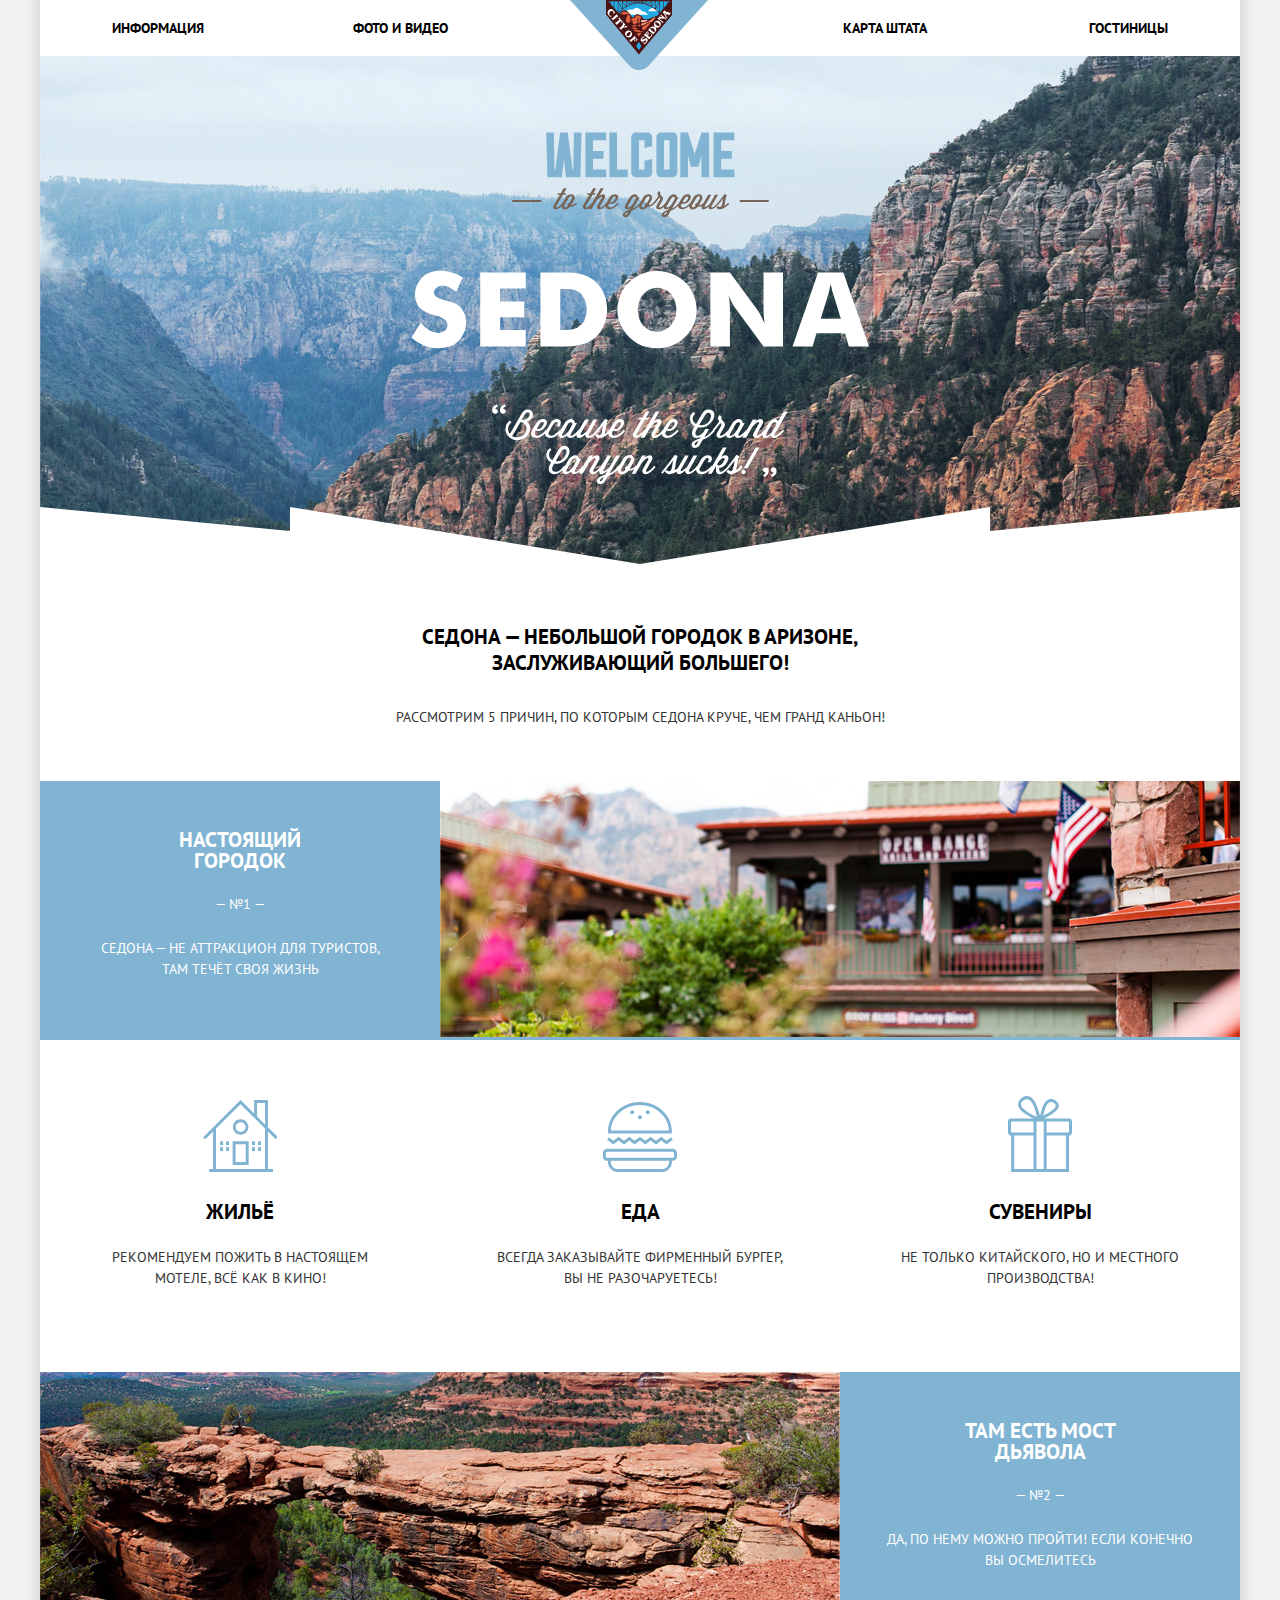
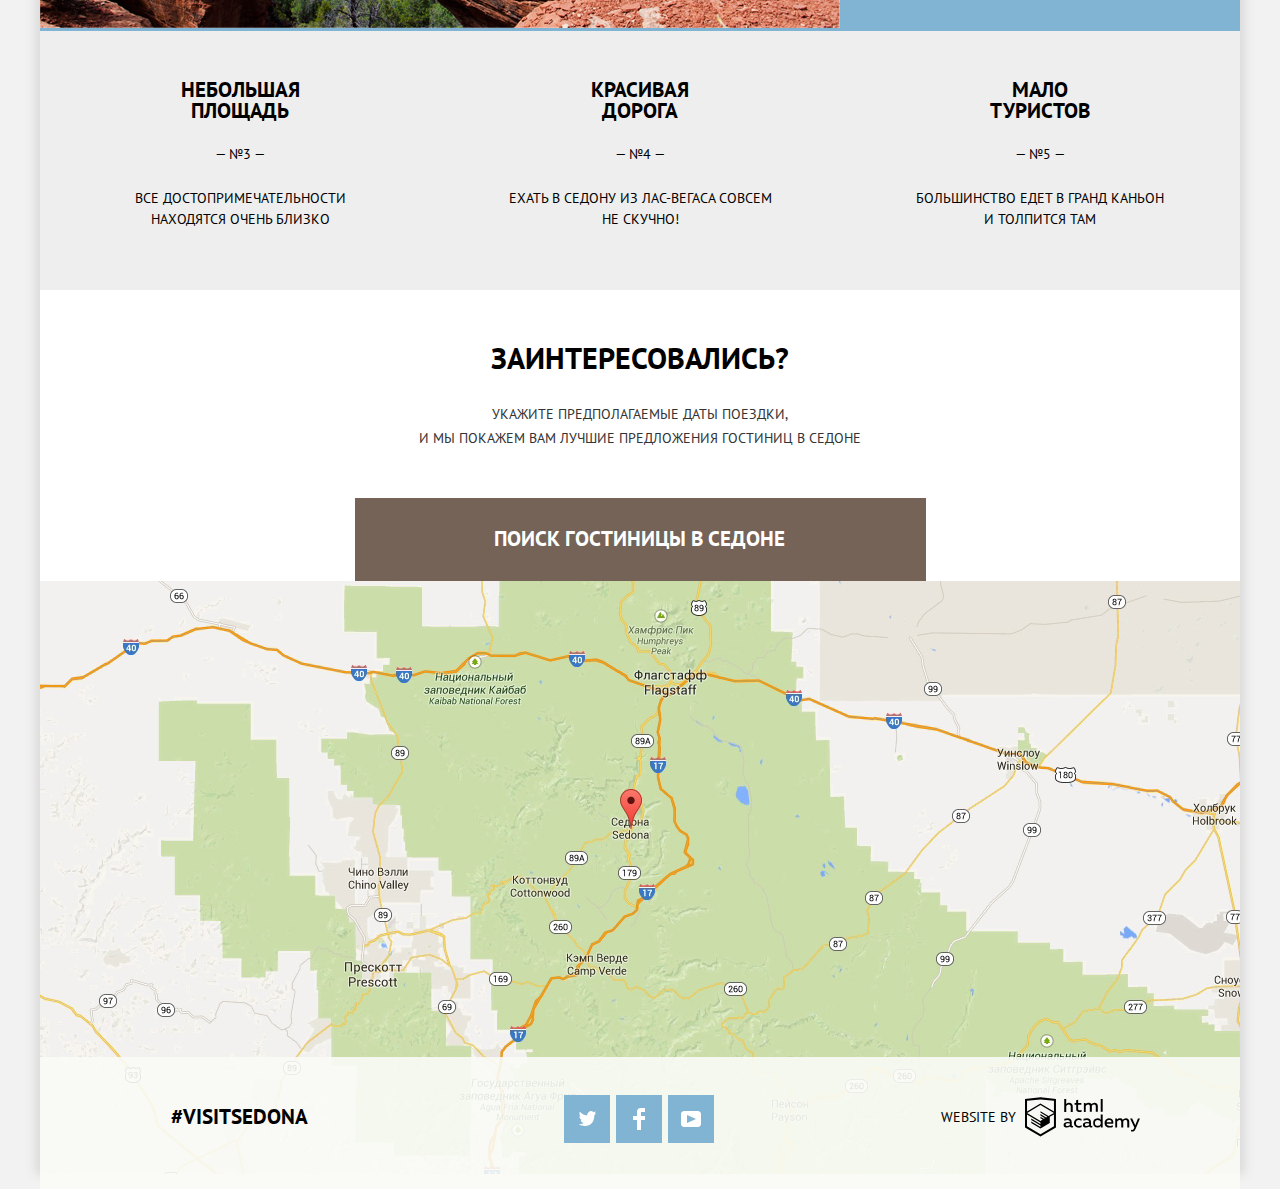
<file: index.html>
<!DOCTYPE html>
<html lang="ru">
  <head>
    <meta charset="utf-8">
    <title>HTML Academy: Седона</title>
    <link href="https://fonts.googleapis.com/css?family=PT+Sans:400,700&display=swap&subset=cyrillic" rel="stylesheet">
    <link href="css/normalize.css" rel="stylesheet">
    <link href="css/style.min.css" rel="stylesheet">
  </head>
  <body>

    <div class="wrapper">
      <div class="container">

        <header class="main-header">
          <div class="background">
            <a class="main-header-logo">
              <img src="img/logo.svg" width="138" height="70" alt="Логотип Седоны">
            </a>
            <nav class="main-navigation">
              <ul class="site-navigation">
                <li><a href="#">Информация</a></li>
                <li><a href="#">Фото и видео</a></li>
                <li><a href="#">Карта штата</a></li>
                <li><a href="hotels.html">Гостиницы</a></li>
              </ul>
            </nav>
          </div>
        </header>

        <main>
          <h1 class="visually-hidden">Седона - город в Аризоне</h1>
          
          <section class="advantages">
            <div class="pre-advantages">
              <h2>Седона — небольшой городок в Аризоне, заслуживающий большего!</h2>
              <p>Рассмотрим 5 причин, по которым Седона круче, чем гранд каньон!</p>
            </div>
            <ul class="advantages-list">
              <li class="advantages-item">
                <h3>Настоящий городок</h3> 
                <p>Седона — не аттракцион для туристов, там течёт своя жизнь</p> 
              </li>          
              <li class="advantages-item advantages-item-bg-1"></li>
              <li> 
                <ul class="features">
                  <li class="feature-item feature-house">
                    <h3 class="feature-title">Жильё</h3>
                    <p>Рекомендуем пожить в настоящем мотеле, всё как в кино!</p>
                  </li>
                  <li class="feature-item feature-food">
                    <h3 class="feature-title">Еда</h3>
                    <p>Всегда заказывайте фирменный бургер, вы не разочаруетесь!</p>
                  </li>
                  <li class="feature-item feature-souvenirs">
                    <h3 class="feature-title">Сувениры</h3>
                    <p>Не только китайского, но и местного производства!</p>
                  </li>
                </ul>
              </li> 
              <li class="advantages-item advantages-item-bg-2"></li>
              <li class="advantages-item">
                <h3>Там есть мост дьявола</h3>
                <p>Да, по нему можно пройти! Если конечно вы осмелитесь</p>
              </li>
              <li class="advantages-item">
                <h3>Небольшая площадь</h3>
                <p>Все достопримечательности находятся очень близко</p>
              </li>
              <li class="advantages-item">
                <h3>Красивая дорога</h3>
                <p>Ехать в Седону из Лас-Вегаса совсем не скучно!</p>
              </li>
              <li class="advantages-item">
                <h3>Мало туристов</h3>
                <p>Большинство едет в гранд каньон и толпится там</p>
              </li>
            </ul>
          </section>

          <section class="search-hotel">
            <h2 class="visually-hidden">Поиск гостиницы в Седоне</h2>
            <p>Заинтересовались?</p>
            <p class="search-hotel-text">Укажите предполагаемые даты поездки, <br>
                и мы покажем вам лучшие предложения гостиниц в Cедоне</p>
            <a class="button btn-search-hotel" href="#">Поиск гостиницы в Седоне</a>
            <form class="search-hotel-form search-hotel-form-none" action="#" method="post">
              <label class="rest-time">
                Дата заезда:
                <input class="date-of-arrival" type="text" name="date-of-arrival" value="24 апреля 2017">
                <svg class="calendar"  version="1.1" xmlns="http://www.w3.org/2000/svg" xmlns:xlink="http://www.w3.org/1999/xlink" x="0px" y="0px"
                  width="21" height="22" viewBox="0 0 21 22" enable-background="new 0 0 21 22" xml:space="preserve">
                  <title>Выберите дату заезда</title>
                  <g>
                    <path d="M19.251,2.025h-2.845V0.648c0-0.381-0.294-0.689-0.656-0.689c-0.363,0-0.656,0.308-0.656,0.689v1.377h-3.938V0.648
                      c0-0.381-0.294-0.689-0.655-0.689c-0.363,0-0.657,0.308-0.657,0.689v1.377H5.906V0.648c0-0.381-0.294-0.689-0.656-0.689
                      c-0.363,0-0.657,0.308-0.657,0.689v1.377H1.75C0.784,2.025,0,2.847,0,3.862v16.302C0,21.179,0.784,22,1.75,22h17.501
                      C20.217,22,21,21.179,21,20.164V3.862C21,2.847,20.217,2.025,19.251,2.025z M19.688,20.164c0,0.253-0.195,0.459-0.437,0.459H1.75
                      c-0.241,0-0.438-0.206-0.438-0.459V3.862c0-0.253,0.196-0.459,0.438-0.459h2.844v1.378c0,0.381,0.294,0.689,0.657,0.689
                      c0.362,0,0.656-0.308,0.656-0.689V3.403h3.938v1.378c0,0.381,0.294,0.689,0.657,0.689c0.361,0,0.655-0.308,0.655-0.689V3.403h3.938
                      v1.378c0,0.381,0.293,0.689,0.656,0.689c0.362,0,0.656-0.308,0.656-0.689V3.403h2.845c0.241,0,0.437,0.206,0.437,0.459V20.164z"/>
                    <rect x="4.594" y="8.225" width="2.625" height="2.066"/>
                    <rect x="4.594" y="11.668" width="2.625" height="2.067"/>
                    <rect x="4.594" y="15.112" width="2.625" height="2.066"/>
                    <rect x="9.188" y="15.112" width="2.625" height="2.066"/>
                    <rect x="9.188" y="11.668" width="2.625" height="2.067"/>
                    <rect x="9.188" y="8.225" width="2.625" height="2.066"/>
                    <rect x="13.781" y="15.112" width="2.625" height="2.066"/>
                    <rect x="13.781" y="11.668" width="2.625" height="2.067"/>
                    <rect x="13.781" y="8.225" width="2.625" height="2.066"/>
                  </g>
                </svg>
              </label>
              <label class="rest-time">
                Дата выезда:
                <input class="date-of-departure" type="text" name="date-of-departure" value="4 июля 2017">
                <svg class="calendar"  version="1.1" xmlns="http://www.w3.org/2000/svg" xmlns:xlink="http://www.w3.org/1999/xlink" x="0px" y="0px"
                  width="21" height="22" viewBox="0 0 21 22" enable-background="new 0 0 21 22" xml:space="preserve">
                  <title>Выберите дату выезда</title>
                  <g>
                    <path d="M19.251,2.025h-2.845V0.648c0-0.381-0.294-0.689-0.656-0.689c-0.363,0-0.656,0.308-0.656,0.689v1.377h-3.938V0.648
                      c0-0.381-0.294-0.689-0.655-0.689c-0.363,0-0.657,0.308-0.657,0.689v1.377H5.906V0.648c0-0.381-0.294-0.689-0.656-0.689
                      c-0.363,0-0.657,0.308-0.657,0.689v1.377H1.75C0.784,2.025,0,2.847,0,3.862v16.302C0,21.179,0.784,22,1.75,22h17.501
                      C20.217,22,21,21.179,21,20.164V3.862C21,2.847,20.217,2.025,19.251,2.025z M19.688,20.164c0,0.253-0.195,0.459-0.437,0.459H1.75
                      c-0.241,0-0.438-0.206-0.438-0.459V3.862c0-0.253,0.196-0.459,0.438-0.459h2.844v1.378c0,0.381,0.294,0.689,0.657,0.689
                      c0.362,0,0.656-0.308,0.656-0.689V3.403h3.938v1.378c0,0.381,0.294,0.689,0.657,0.689c0.361,0,0.655-0.308,0.655-0.689V3.403h3.938
                      v1.378c0,0.381,0.293,0.689,0.656,0.689c0.362,0,0.656-0.308,0.656-0.689V3.403h2.845c0.241,0,0.437,0.206,0.437,0.459V20.164z"/>
                    <rect x="4.594" y="8.225" width="2.625" height="2.066"/>
                    <rect x="4.594" y="11.668" width="2.625" height="2.067"/>
                    <rect x="4.594" y="15.112" width="2.625" height="2.066"/>
                    <rect x="9.188" y="15.112" width="2.625" height="2.066"/>
                    <rect x="9.188" y="11.668" width="2.625" height="2.067"/>
                    <rect x="9.188" y="8.225" width="2.625" height="2.066"/>
                    <rect x="13.781" y="15.112" width="2.625" height="2.066"/>
                    <rect x="13.781" y="11.668" width="2.625" height="2.067"/>
                    <rect x="13.781" y="8.225" width="2.625" height="2.066"/>
                  </g>
                </svg>
              </label>
              <div class="form-container">
                <label for="adults">Взрослые:</label>
                <div class="adults">
                    <button class="button btn-minus" type="button">−</button>
                    <input type="number" name="adults" id="adults" min="1" step="1" value="2">
                    <button class="button btn-plus" type="button">+</button>
                </div>
                <label for="children">Дети:</label>
                <div>
                    <button class="button btn-minus" type="button">−</button>
                    <input type="number" name="children" id="children" min="0" step="1" value="0">
                    <button class="button btn-plus" type="button">+</button>
                </div>
              </div>
              <button class="button btn-submit" type="submit">Найти</button>
            </form>
            <iframe src="https://yandex.ru/map-widget/v1/-/CCClZLPO" width="1200" height="560"></iframe>
            <img class="map" src="img/map.jpg" width="1200" height="560" alt="Карта расположения гостиниц">
          </section>

        </main>

        <footer class="main-footer">
          <b class="footer-visitsedona">#visitSEDONA</b>
          <ul class="footer-social">
            <li>
              <a class="social-btn" href="#">
                <span class="visually-hidden">Twitter</span>
                <svg fill="#ffffff" xmlns="http://www.w3.org/2000/svg" xmlns:xlink="http://www.w3.org/1999/xlink" width="17" height="15" viewBox="0 0 17 15">
                  <path d="M10.95.144c1.685-.496 2.984.27 3.577 1.179.673-.231 1.331-.481 2.011-.708a2.345 2.345 0 0 1-.857 1.768c.685.17 1.304-.491 1.304-.491-.169 1-1.006 1.788-1.563 2.024-.231 6.75-3.175 11.217-10.077 11.082h-.446c-.41 0-4.164-.46-4.898-1.887 2.271.196 3.893-.422 4.693-1.177-.96-.3-2.679-.477-2.979-2.95.349.106.564.228 1.19.119C1.705 8.247.374 7.53.448 5.33c.285.328 1.067.536 1.34.472C1.085 5.561-.182 2.442.894.85c1.818 1.854 3.735 3.606 7.152 3.773C8.254 2.33 9.183.793 10.95.144z"/>
                </svg>
              </a>
            </li>
            <li>
              <a class="social-btn" href="#">
                <span class="visually-hidden">Facebook</span>
                <svg fill="#ffffff" xmlns="http://www.w3.org/2000/svg" width="12" height="22" viewBox="0 0 12 22">
                  <path d="M12 4V0H8a4 4 0 0 0-4 4v4H0v4h4v10h4V12h4V8H8V4h4z"/>
                </svg>
              </a>
            </li>
            <li>
              <a class="social-btn" href="#">
                <span class="visually-hidden">Youtube</span>
                <svg fill="#ffffff" xmlns="http://www.w3.org/2000/svg" xmlns:xlink="http://www.w3.org/1999/xlink" width="20" height="16" viewBox="0 0 20 16">
                  <path d="M17 0H3C1.35 0 0 1.35 0 3v10c0 1.65 1.35 3 3 3h14c1.65 0 3-1.35 3-3V3c0-1.65-1.35-3-3-3zM6.027 11.998V4.002L15.014 8l-8.987 3.998z"/>
                </svg>
              </a>
            </li>
          </ul>
          <p class="footer-copyright">
            <span>Website by</span>
            <a class="btn-htmlacademy" href="https://htmlacademy.ru/intensive/htmlcss">
              <span class="visually-hidden">HTML Academy</span>
              <svg width="115" height="46" data-name="Layer 1" xmlns="http://www.w3.org/2000/svg" viewBox="0 0 108.08 36.85">
                <title>logo-htmlacademy</title>
                <path d="M44.61,26.88a2,2,0,0,0,.55-0.1v1.33a3.25,3.25,0,0,1-1.18.21,1.67,1.67,0,0,1-1.67-1,4.84,4.84,0,0,1-3.14,1.08c-1.51,0-2.91-.83-2.91-2.55,0-2.13,2-2.79,3.71-2.79a11.08,11.08,0,0,1,2.17.25v-0.3c0-1-.76-1.77-2.19-1.77a7.42,7.42,0,0,0-3,.64v-1.7a10.21,10.21,0,0,1,3.19-.55c2.36,0,3.81,1.12,3.81,3.65v3a0.54,0.54,0,0,0,.49.59h0.17Zm-6.44-1.13A1.35,1.35,0,0,0,39.63,27h0.11a3.39,3.39,0,0,0,2.41-1V24.58a9.72,9.72,0,0,0-1.81-.21c-1,0-2.16.33-2.16,1.38h0Zm12.36-6.11a5,5,0,0,1,2.57.64V22a4.08,4.08,0,0,0-2.3-.7,2.75,2.75,0,1,0,0,5.49,5,5,0,0,0,2.43-.64v1.71a6.27,6.27,0,0,1-2.76.57A4.21,4.21,0,0,1,46,24.51q0-.21,0-0.41a4.32,4.32,0,0,1,4.18-4.46h0.38Zm12.17,7.24a2,2,0,0,0,.55-0.1v1.33a3.25,3.25,0,0,1-1.18.21,1.67,1.67,0,0,1-1.67-1,4.84,4.84,0,0,1-3.14,1.08c-1.51,0-2.91-.83-2.91-2.55,0-2.13,2-2.79,3.71-2.79a11.08,11.08,0,0,1,2.17.25v-0.3c0-1-.76-1.77-2.19-1.77a7.42,7.42,0,0,0-3,.64v-1.7a10.21,10.21,0,0,1,3.19-.55c2.36,0,3.81,1.12,3.81,3.65v3a0.54,0.54,0,0,0,.49.59h0.17Zm-6.44-1.13A1.35,1.35,0,0,0,57.73,27h0.11a3.39,3.39,0,0,0,2.41-1V24.58a9.72,9.72,0,0,0-1.81-.21c-1.06,0-2.16.33-2.16,1.38h0ZM73,16V28.2H71.35V26.88a3.88,3.88,0,0,1-3.19,1.54,4.4,4.4,0,0,1,0-8.78,3.81,3.81,0,0,1,3,1.3V16H73Zm-4.53,5.22a2.76,2.76,0,1,0,0,5.52A2.86,2.86,0,0,0,71.15,25V23A2.91,2.91,0,0,0,68.49,21.27ZM79,19.64c3.31,0,4.46,2.68,3.92,5.09H76.7c0.21,1.5,1.67,2.11,3.19,2.11a6.11,6.11,0,0,0,2.64-.59v1.6a7.14,7.14,0,0,1-3,.57C77,28.42,74.78,27,74.78,24a4.18,4.18,0,0,1,4-4.39H79Zm0.09,1.54a2.28,2.28,0,0,0-2.44,2.1v0.06H81.3A2,2,0,0,0,79.13,21.18Zm5.73,7V19.87h1.65v1a3.81,3.81,0,0,1,2.78-1.27A2.86,2.86,0,0,1,91.89,21a4.12,4.12,0,0,1,2.91-1.33A3.06,3.06,0,0,1,98,23V28.2h-1.9V23.05a1.59,1.59,0,0,0-1.42-1.75H94.42a2.8,2.8,0,0,0-2.07,1.12V28.2h-1.9V23.05A1.59,1.59,0,0,0,89,21.31H88.8a3,3,0,0,0-2.21,1.29v5.63H84.86Zm21.31-8.33h1.9l-3.91,9.46c-0.9,2.17-2.09,2.86-3.35,2.86a4.76,4.76,0,0,1-1.1-.14V30.46a2.86,2.86,0,0,0,.85.12c0.9,0,1.58-.64,2.07-1.9l0.17-.42-4-8.4h2l2.86,6.29ZM38.73,1.46V6.22a3.81,3.81,0,0,1,2.7-1.14,3.25,3.25,0,0,1,3.44,3.4v5.15H43V8.72a1.81,1.81,0,0,0-1.61-2h-0.3a2.93,2.93,0,0,0-2.32,1.39v5.52h-1.9V1.46h1.9ZM49.94,2.31v3h3V6.91h-3v3.81c0,1.1.5,1.46,1.58,1.46a4.49,4.49,0,0,0,1.69-.33v1.6A6.8,6.8,0,0,1,51,13.8a2.55,2.55,0,0,1-2.86-2.74V6.89H46.58V5.26h1.5V2.74Zm5.4,11.31V5.28H57v1A3.81,3.81,0,0,1,59.77,5a2.86,2.86,0,0,1,2.6,1.33A4.12,4.12,0,0,1,65.28,5,3.06,3.06,0,0,1,68.44,8.4v5.21h-1.9V8.46a1.59,1.59,0,0,0-1.42-1.75H64.89a2.8,2.8,0,0,0-2.07,1.12v5.78h-1.9V8.46A1.59,1.59,0,0,0,59.5,6.71H59.27A3,3,0,0,0,57.06,8v5.63H55.34ZM71.17,1.45H73V13.6H71.17V1.45ZM14.71,0H14.55L0,1.54V28.21l14.55,8.66,14.55-8.66V1.54Zm12.5,27.1L14.55,34.64,1.9,27.12V16.18l12.59,7.5V25L5.86,19.9v1.31l8.68,5.21v1.39L5.87,22.65V24l8.68,5.21,8.75-5.24V18.31L27.2,16V27.12Zm0-12.53-3.48,2-1.6,1L14.51,13v1.31L21,18.23H21l-0.14.09-1,.54-5.37-3.2V17l4.24,2.52-1,.67-3.2-1.9v1.31l2.1,1.24L14.5,22.1,2,14.65,14.51,7.11Zm0-1.32L14.49,5.76,1.91,13.25v-10L14.56,1.92,27.21,3.25v10h0Z" transform="translate(0 -0.02)"/>
              </svg>
            </a>
          </p>
        </footer>

      </div>
    </div>

    <script src="js/search-hotel-form.min.js"></script>

  </body>
</html>
</file>
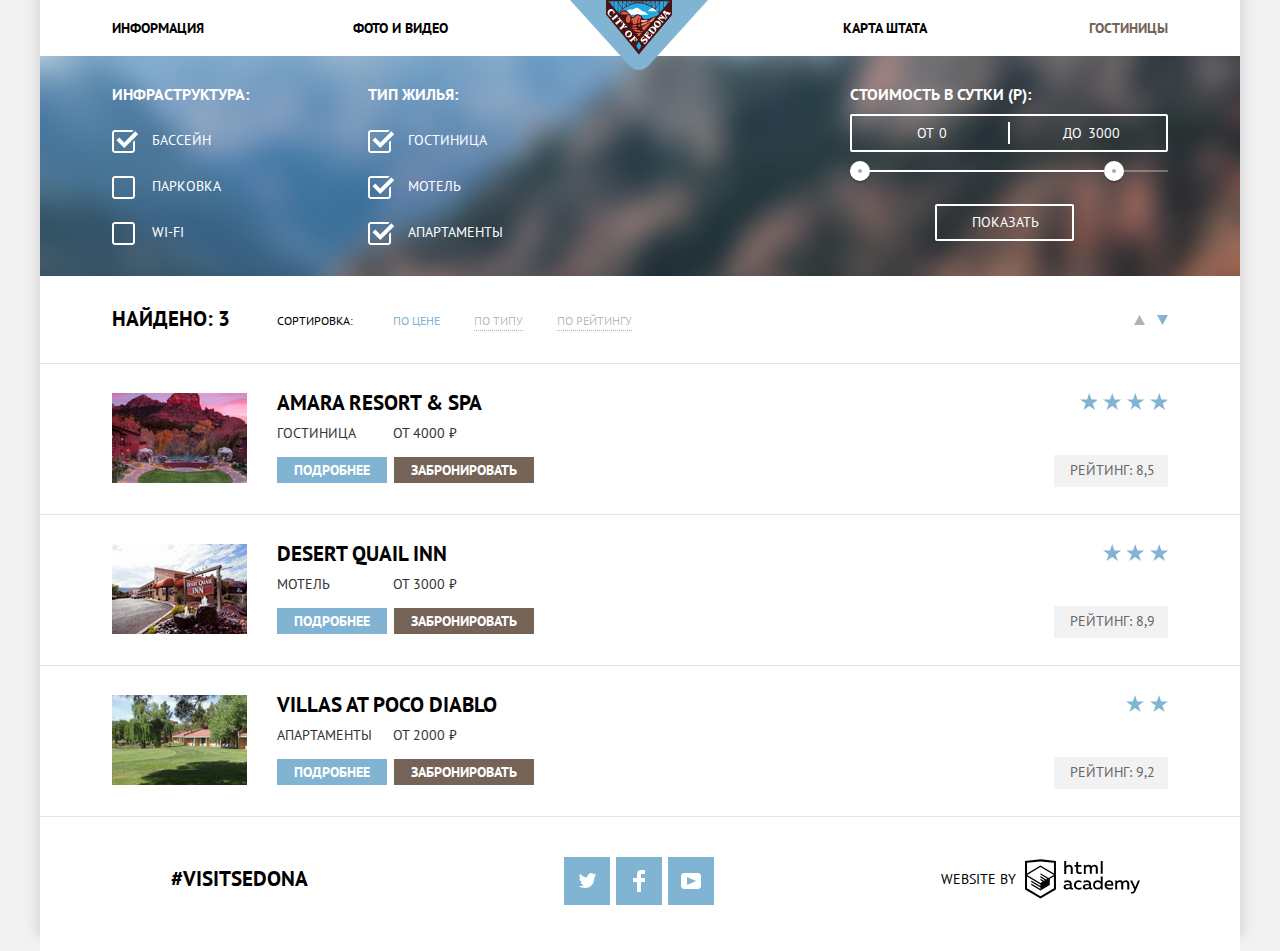
<file: hotels.html>
<!DOCTYPE html>
<html lang="ru">
  <head>
    <meta charset="utf-8">
    <title>HTML Academy: Седона</title>
    <link href="https://fonts.googleapis.com/css?family=PT+Sans:400,700&display=swap&subset=cyrillic" rel="stylesheet">
    <link href="css/normalize.css" rel="stylesheet">
    <link href="css/style.min.css" rel="stylesheet">
  </head>
  <body>

    <div class="wrapper">
      <div class="container">

        <header class="main-header header-inner-page">
          <a class="main-header-logo" href="index.html">
            <img src="img/logo.svg" width="138" height="70" alt="Логотип Седоны">
          </a>
          <nav class="main-navigation">
            <ul class="site-navigation">
              <li><a href="#">Информация</a></li>
              <li><a href="#">Фото и видео</a></li>
              <li><a href="#">Карта штата</a></li>
              <li class="site-navigation-current"><a href="hotels.html">Гостиницы</a></li>
            </ul>
          </nav>
        </header>

        <main>
          <form class="filter" action="https://echo.htmlacademy.ru" method="post">
            <fieldset class="infrastructure">
              <legend>Инфраструктура:</legend>
              <label class="checkbox">
                <input class="visually-hidden" type="checkbox" name="pool" checked>
                <span class="checkbox-indicator"></span>
                Бассейн
              </label>
              <label class="checkbox">
                <input class="visually-hidden" type="checkbox" name="parking">
                <span class="checkbox-indicator"></span>
                Парковка
              </label>
              <label class="checkbox">
                <input class="visually-hidden" type="checkbox" name="Wi-fi">
                <span class="checkbox-indicator"></span>
                Wi-fi
              </label>
            </fieldset>

            <fieldset class="type-of-housing-checked">
              <legend>Тип жилья:</legend>
              <label class="checkbox">
                <input class="visually-hidden" type="checkbox" name="hotel" checked>
                <span class="checkbox-indicator"></span>
                Гостиница
              </label>
              <label class="checkbox">
                <input class="visually-hidden" type="checkbox" name="motel" checked>
                <span class="checkbox-indicator"></span>
                Мотель
              </label>
              <label class="checkbox">
                <input class="visually-hidden" type="checkbox" name="apartment" checked>
                <span class="checkbox-indicator"></span>
                Апартаменты
              </label>
            </fieldset>

            <div class="filter-range">
              <div class="filter-range-title">Стоимость в сутки (р):</div>
              <div class="price-controls">
                <label class="min-price">
                  от 
                  <input type="text" name="min-price" value="0">
                </label>
                <label class="max-price">
                  до 
                  <input type="text" name="max-price" value="3000">
                </label>
              </div>
              <div class="range-controls">
                <div class="scale">
                  <div class="bar"></div>
                </div>
                <div class="range-toggle range-toggle-min"></div>
                <div class="range-toggle range-toggle-max"></div>
              </div>
              <button class="button btn-transparent" type="submit">Показать</button>
            </div>      
          </form>

          <section class="filter-result">
            <h2>Найдено: 3</h2>
            <h3>Сортировка:</h3>
            <div class="sort">
              <a class="filter-result-current" href="#">По цене</a>
              <a href="#">По типу</a>
              <a href="#">По рейтингу</a>
            </div>
            <div class="arrows">
              <a title="Сортировать по возрастанию">
                <svg class="arrow-up" aria-label="Сортировать по возрастанию" version="1.1" xmlns="http://www.w3.org/2000/svg" xmlns:xlink="http://www.w3.org/1999/xlink" x="0px" y="0px"
                    width="11" height="10" viewBox="0 0 11 10" enable-background="new 0 0 11 10" xml:space="preserve">
                  <polygon points="5.5,0 0,10 11,10 "/>
                </svg>
              </a>
              <a title="Сортировать по убыванию">
                <svg class="arrow-down arrow-down-current" aria-label="Сортировать по убыванию" version="1.1" xmlns="http://www.w3.org/2000/svg" xmlns:xlink="http://www.w3.org/1999/xlink" x="0px" y="0px"
                    width="11" height="10" viewBox="0 0 11 10" enable-background="new 0 0 11 10" xml:space="preserve">
                  <polyline points="5.5,10 0,0 11,0 "/>
                </svg>
              </a>
            </div>
          </section>

          <section class="catalog">
            <h2 class="visually-hidden">Поиск гостиницы</h2>
              <ul class="catalog-list">
                <li class="catalog-item">
                  <div class="catalog-item-image">
                    <a href="#">
                      <img src="img/amara-resort-spa.jpg" width="135" height="90" alt="Amara Resort & Spa">
                    </a>
                  </div>
                  <div class="catalog-item-info">
                    <h3>
                      <a class="name-housing" href="#">Amara Resort & Spa</a>
                    </h3>
                    <p class="type-of-housing">
                      <span>Гостиница</span>
                      <span>от 4000 ₽</span>
                    </p>
                    <p class="catalog-item-price">
                      <a class="button btn-detailed" href="#">Подробнее</a>
                      <a class="button btn-reservation" href="#">Забронировать</a>
                    </p>
                  </div>
                  <div class="rating-container">
                    <span class="stars stars-4"></span>
                    <p class="rating">Рейтинг: 8,5</p>
                  </div>
                </li>
                <li class="catalog-item">
                  <div class="catalog-item-image">
                    <a href="#">
                      <img src="img/desert-quail-inn.jpg" width="135" height="90" alt="Desert Quail Inn">
                    </a>
                  </div>
                  <div class="catalog-item-info">
                    <h3>
                      <a class="name-housing" href="#">Desert Quail Inn</a>
                    </h3>
                    <p class="type-of-housing">
                      <span>Мотель</span>
                      <span>от 3000 ₽</span>
                    </p>
                    <p class="catalog-item-price">
                        <a class="button btn-detailed" href="#">Подробнее</a>
                        <a class="button btn-reservation" href="#">Забронировать</a>
                    </p>
                  </div>
                  <div class="rating-container">
                    <span class="stars stars-3"></span>
                    <p class="rating">Рейтинг: 8,9</p>
                  </div>
                </li>
                <li class="catalog-item">
                  <div class="catalog-item-image">
                    <a href="#">
                      <img src="img/villas-at-poco-diablo.jpg" width="135" height="90" alt="Villas at Poco Diablo">
                    </a>
                  </div>
                  <div class="catalog-item-info">
                    <h3>
                      <a class="name-housing" href="#">Villas at Poco Diablo</a>
                    </h3>
                    <p class="type-of-housing">
                      <span>Апартаменты</span>
                      <span>от 2000 ₽</span>
                    </p>
                    <p class="catalog-item-price">
                      <a class="button btn-detailed" href="#">Подробнее</a>
                      <a class="button btn-reservation" href="#">Забронировать</a>
                    </p>
                  </div>
                  <div class="rating-container">
                    <span class="stars stars-2"></span>
                    <p class="rating">Рейтинг: 9,2</p>
                  </div>
                </li>
              </ul>
          </section>
        </main>

        <footer class="main-footer footer-inner-page">
          <b class="footer-visitsedona">#visitSEDONA</b>
          <ul class="footer-social">
            <li>
              <a class="social-btn" href="#">
                <span class="visually-hidden">Twitter</span>
                <svg fill="#ffffff" xmlns="http://www.w3.org/2000/svg" xmlns:xlink="http://www.w3.org/1999/xlink" width="17" height="15" viewBox="0 0 17 15">
                  <path d="M10.95.144c1.685-.496 2.984.27 3.577 1.179.673-.231 1.331-.481 2.011-.708a2.345 2.345 0 0 1-.857 1.768c.685.17 1.304-.491 1.304-.491-.169 1-1.006 1.788-1.563 2.024-.231 6.75-3.175 11.217-10.077 11.082h-.446c-.41 0-4.164-.46-4.898-1.887 2.271.196 3.893-.422 4.693-1.177-.96-.3-2.679-.477-2.979-2.95.349.106.564.228 1.19.119C1.705 8.247.374 7.53.448 5.33c.285.328 1.067.536 1.34.472C1.085 5.561-.182 2.442.894.85c1.818 1.854 3.735 3.606 7.152 3.773C8.254 2.33 9.183.793 10.95.144z"/>
                </svg>
              </a>
            </li>
            <li>
              <a class="social-btn social-btn-active" href="#">
                <span class="visually-hidden">Facebook</span>
                <svg fill="#ffffff" xmlns="http://www.w3.org/2000/svg" width="12" height="22" viewBox="0 0 12 22">
                  <path d="M12 4V0H8a4 4 0 0 0-4 4v4H0v4h4v10h4V12h4V8H8V4h4z"/>
                </svg>
              </a>
            </li>
            <li>
              <a class="social-btn social-btn-active" href="#">
                <span class="visually-hidden">Youtube</span>
                <svg fill="#ffffff" xmlns="http://www.w3.org/2000/svg" xmlns:xlink="http://www.w3.org/1999/xlink" width="20" height="16" viewBox="0 0 20 16">
                  <path d="M17 0H3C1.35 0 0 1.35 0 3v10c0 1.65 1.35 3 3 3h14c1.65 0 3-1.35 3-3V3c0-1.65-1.35-3-3-3zM6.027 11.998V4.002L15.014 8l-8.987 3.998z"/>
                </svg>
              </a>
            </li>
          </ul>
          <p class="footer-copyright">
            <span>Website by</span>
            <a class="btn-htmlacademy" href="https://htmlacademy.ru/intensive/htmlcss">
              <span class="visually-hidden">HTML Academy</span>
              <svg width="115" height="46" data-name="Layer 1" xmlns="http://www.w3.org/2000/svg" viewBox="0 0 108.08 36.85">
                <title>logo-htmlacademy-small1</title>
                <path d="M44.61,26.88a2,2,0,0,0,.55-0.1v1.33a3.25,3.25,0,0,1-1.18.21,1.67,1.67,0,0,1-1.67-1,4.84,4.84,0,0,1-3.14,1.08c-1.51,0-2.91-.83-2.91-2.55,0-2.13,2-2.79,3.71-2.79a11.08,11.08,0,0,1,2.17.25v-0.3c0-1-.76-1.77-2.19-1.77a7.42,7.42,0,0,0-3,.64v-1.7a10.21,10.21,0,0,1,3.19-.55c2.36,0,3.81,1.12,3.81,3.65v3a0.54,0.54,0,0,0,.49.59h0.17Zm-6.44-1.13A1.35,1.35,0,0,0,39.63,27h0.11a3.39,3.39,0,0,0,2.41-1V24.58a9.72,9.72,0,0,0-1.81-.21c-1,0-2.16.33-2.16,1.38h0Zm12.36-6.11a5,5,0,0,1,2.57.64V22a4.08,4.08,0,0,0-2.3-.7,2.75,2.75,0,1,0,0,5.49,5,5,0,0,0,2.43-.64v1.71a6.27,6.27,0,0,1-2.76.57A4.21,4.21,0,0,1,46,24.51q0-.21,0-0.41a4.32,4.32,0,0,1,4.18-4.46h0.38Zm12.17,7.24a2,2,0,0,0,.55-0.1v1.33a3.25,3.25,0,0,1-1.18.21,1.67,1.67,0,0,1-1.67-1,4.84,4.84,0,0,1-3.14,1.08c-1.51,0-2.91-.83-2.91-2.55,0-2.13,2-2.79,3.71-2.79a11.08,11.08,0,0,1,2.17.25v-0.3c0-1-.76-1.77-2.19-1.77a7.42,7.42,0,0,0-3,.64v-1.7a10.21,10.21,0,0,1,3.19-.55c2.36,0,3.81,1.12,3.81,3.65v3a0.54,0.54,0,0,0,.49.59h0.17Zm-6.44-1.13A1.35,1.35,0,0,0,57.73,27h0.11a3.39,3.39,0,0,0,2.41-1V24.58a9.72,9.72,0,0,0-1.81-.21c-1.06,0-2.16.33-2.16,1.38h0ZM73,16V28.2H71.35V26.88a3.88,3.88,0,0,1-3.19,1.54,4.4,4.4,0,0,1,0-8.78,3.81,3.81,0,0,1,3,1.3V16H73Zm-4.53,5.22a2.76,2.76,0,1,0,0,5.52A2.86,2.86,0,0,0,71.15,25V23A2.91,2.91,0,0,0,68.49,21.27ZM79,19.64c3.31,0,4.46,2.68,3.92,5.09H76.7c0.21,1.5,1.67,2.11,3.19,2.11a6.11,6.11,0,0,0,2.64-.59v1.6a7.14,7.14,0,0,1-3,.57C77,28.42,74.78,27,74.78,24a4.18,4.18,0,0,1,4-4.39H79Zm0.09,1.54a2.28,2.28,0,0,0-2.44,2.1v0.06H81.3A2,2,0,0,0,79.13,21.18Zm5.73,7V19.87h1.65v1a3.81,3.81,0,0,1,2.78-1.27A2.86,2.86,0,0,1,91.89,21a4.12,4.12,0,0,1,2.91-1.33A3.06,3.06,0,0,1,98,23V28.2h-1.9V23.05a1.59,1.59,0,0,0-1.42-1.75H94.42a2.8,2.8,0,0,0-2.07,1.12V28.2h-1.9V23.05A1.59,1.59,0,0,0,89,21.31H88.8a3,3,0,0,0-2.21,1.29v5.63H84.86Zm21.31-8.33h1.9l-3.91,9.46c-0.9,2.17-2.09,2.86-3.35,2.86a4.76,4.76,0,0,1-1.1-.14V30.46a2.86,2.86,0,0,0,.85.12c0.9,0,1.58-.64,2.07-1.9l0.17-.42-4-8.4h2l2.86,6.29ZM38.73,1.46V6.22a3.81,3.81,0,0,1,2.7-1.14,3.25,3.25,0,0,1,3.44,3.4v5.15H43V8.72a1.81,1.81,0,0,0-1.61-2h-0.3a2.93,2.93,0,0,0-2.32,1.39v5.52h-1.9V1.46h1.9ZM49.94,2.31v3h3V6.91h-3v3.81c0,1.1.5,1.46,1.58,1.46a4.49,4.49,0,0,0,1.69-.33v1.6A6.8,6.8,0,0,1,51,13.8a2.55,2.55,0,0,1-2.86-2.74V6.89H46.58V5.26h1.5V2.74Zm5.4,11.31V5.28H57v1A3.81,3.81,0,0,1,59.77,5a2.86,2.86,0,0,1,2.6,1.33A4.12,4.12,0,0,1,65.28,5,3.06,3.06,0,0,1,68.44,8.4v5.21h-1.9V8.46a1.59,1.59,0,0,0-1.42-1.75H64.89a2.8,2.8,0,0,0-2.07,1.12v5.78h-1.9V8.46A1.59,1.59,0,0,0,59.5,6.71H59.27A3,3,0,0,0,57.06,8v5.63H55.34ZM71.17,1.45H73V13.6H71.17V1.45ZM14.71,0H14.55L0,1.54V28.21l14.55,8.66,14.55-8.66V1.54Zm12.5,27.1L14.55,34.64,1.9,27.12V16.18l12.59,7.5V25L5.86,19.9v1.31l8.68,5.21v1.39L5.87,22.65V24l8.68,5.21,8.75-5.24V18.31L27.2,16V27.12Zm0-12.53-3.48,2-1.6,1L14.51,13v1.31L21,18.23H21l-0.14.09-1,.54-5.37-3.2V17l4.24,2.52-1,.67-3.2-1.9v1.31l2.1,1.24L14.5,22.1,2,14.65,14.51,7.11Zm0-1.32L14.49,5.76,1.91,13.25v-10L14.56,1.92,27.21,3.25v10h0Z" transform="translate(0 -0.02)"/>
              </svg>
            </a>
          </p>
        </footer>

      </div>
    </div>

  </body>
</html>
</file>
<file: css/style.min.css>
.container,body{background-color:#fff}body{font-family:"PT Sans","Arial",sans-serif;font-size:14px;line-height:21px;font-weight:400;text-transform:uppercase;margin:0}.wrapper{background-color:#f2f2f2}.container{width:1200px;margin:0 auto;box-shadow:-5px -15px 10px #dbdbdb,5px -15px 10px #dbdbdb}.visually-hidden:not(:focus):not(:active),input[type=checkbox].visually-hidden,input[type=radio].visually-hidden{position:absolute;width:1px;height:1px;margin:-1px;border:0;padding:0;white-space:nowrap;clip-path:inset(100%);clip:rect(0 0 0 0);overflow:hidden}a{text-decoration:none}img{max-width:100%;height:auto}.button{font:inherit;text-align:center;vertical-align:middle;text-transform:uppercase;color:#fff;background-color:#81b3d2;border:0}.main-header{position:relative;padding-bottom:60px}.background{background-color:#dceaf3;background-image:url(../img/mask-index.svg),url(../img/welcome-index.svg),url(../img/bg-index.jpg);background-repeat:no-repeat;background-position:bottom,center 132px,top center;background-size:1200px 57px,459px 353px,cover;padding-bottom:508px}.main-header-logo{position:absolute;left:50%;margin-left:-70px}.main-navigation{line-height:26px;font-weight:700;color:#000;background-color:#fff}.site-navigation{display:flex;list-style:none;margin:0;padding:0 72px}.site-navigation li{flex-basis:241px;text-align:left;padding-top:15px;padding-bottom:15px}.site-navigation li:nth-child(3),.site-navigation li:nth-child(4){text-align:right}.site-navigation li:nth-child(3){margin-left:auto}.site-navigation a{color:#000}.site-navigation a:focus,.site-navigation a:hover{color:#81b3d2}.site-navigation a:active{color:rgba(0,0,0,.3)}.site-navigation-current a{color:#766357}.advantages{background-color:#fff;padding:0;margin:0 0 50px}.pre-advantages{text-align:center}.pre-advantages h2{font-size:21px;line-height:26px;margin:0 auto 28px;width:450px}.pre-advantages p{line-height:26px;color:#333;margin:0 0 51px}.advantages-list,.features{list-style:none}.advantages-list{display:flex;flex-wrap:wrap;justify-content:center;margin:0;padding:0;counter-reset:advantage}.advantages-list h3,.advantages-list p{margin:0}.advantages-list h3{position:relative;font-size:21px;line-height:21px;text-align:center;padding:0 124.5px 67px}.advantages-list p{text-align:center;padding:0 60px 60px}.feature-item:nth-child(2) p{padding-left:48px;padding-right:48px}.advantages-item:nth-child(5) p,.feature-item:nth-child(3) p{padding-left:45px;padding-right:45px}.advantages-item:nth-child(8) p{padding-left:75px;padding-right:75px}.advantages-item:nth-child(1),.advantages-item:nth-child(5){color:#fff;background-color:#81b3d2}.advantages-item{background-color:#eee;flex-basis:400px;padding-top:48px}.advantages-item h3::after{counter-increment:advantage;content:"— №" counter(advantage) " —";position:absolute;font-size:14px;font-weight:400;top:65px;left:50%;margin-left:-25px}.advantages-item-bg-1,.advantages-item-bg-2{background-color:#81b3d2;background-image:url(../img/img-1-advantages.jpg);background-repeat:no-repeat;background-size:800px 256px;flex-basis:800px}.advantages-item-bg-2{background-image:url(../img/img-2-advantages.jpg)}.features{display:flex;padding:0}.feature-item h3{padding-bottom:25px}.feature-item{position:relative;flex-basis:400px;padding-top:161px}.feature-item::before{content:"";position:absolute;background-repeat:no-repeat;width:74px;height:77px;left:50%;margin-left:-37px}.feature-house::before{background-image:url(../img/icon-1-feature-item.svg);top:60px}.feature-food::before{background-image:url(../img/icon-2-feature-item.svg);top:62px}.feature-souvenirs::before{background-image:url(../img/icon-3-feature-item.svg);top:56px;margin-left:-32px}.features p{color:#333;padding-bottom:83px}.search-hotel{position:relative;font-size:30px;line-height:36px;font-weight:700;text-align:center}.search-hotel p{padding:0;margin:0}.search-hotel p:nth-of-type(1){margin-bottom:26px}.search-hotel .search-hotel-text{font-size:14px;line-height:24px;color:#333;font-weight:500;margin-bottom:48px}.btn-search-hotel{display:inline-block;vertical-align:middle;font-size:21px;line-height:26px;padding:28px 141px 31px 139px;background-color:#766357}.btn-search-hotel:focus,.btn-search-hotel:hover{background-color:#604e43}.btn-search-hotel:active{color:rgba(255,255,255,.3);background-color:#503e33}.search-hotel-form{position:absolute;z-index:3;top:241px;left:50%;margin-left:-285px;width:460px;background-color:#fff;padding:55px}.search-hotel-form-none{display:none}.rest-time{display:block;position:relative}.calendar{position:absolute;top:8px;right:10px;fill:#a9a9a9;cursor:pointer}.calendar:focus,.calendar:hover{fill:#000}.calendar:active{fill:#81b3d2}.search-hotel-form input,.search-hotel-form label{font-size:14px;line-height:26px;font-weight:600}.search-hotel-form input{text-transform:uppercase;height:37px;width:332px;border:0;padding:0 0 0 13px;margin-bottom:30px;background-color:#f2f2f2}.date-of-arrival{margin-left:20px}.date-of-departure{margin-left:17px}.search-hotel-form input:hover{background-color:#ebebeb}.search-hotel-form input:focus{background-color:#fff;outline:2px solid #e5e5e5}.form-container{display:flex;justify-content:space-between;align-items:center;margin-bottom:54px}.form-container input{vertical-align:middle;text-align:center;width:38px;margin:0 -8px;padding:0}.form-container input[type=number]::-webkit-inner-spin-button,.form-container input[type=number]::-webkit-outer-spin-button{-webkit-appearance:none;margin:0}.form-container input[type=number]{-moz-appearance:textfield}.btn-minus,.btn-plus{font-family:"Myriad Pro","Arial",sans-serif;font-size:20px;line-height:26px;width:37px;height:37px;color:#a9a9a9;background-color:#f2f2f2}.btn-minus:focus,.btn-minus:hover,.btn-plus:focus,.btn-plus:hover{color:#000}.btn-minus:active,.btn-plus:active{color:#81b3d2}.adults{margin-left:10px;margin-right:25px}.btn-submit{font-size:21px;line-height:26px;padding:16px 196px}.btn-submit:focus,.btn-submit:hover{background-color:#669ec0}.btn-submit:active{color:rgba(255,255,255,.3);background-color:#5496bd}.search-hotel .map{position:absolute;top:241px;left:0;z-index:1;margin:0}.search-hotel iframe{position:relative;z-index:2;border:0}.main-footer{display:flex;justify-content:space-between;align-items:center;position:relative;z-index:3;color:#000;background-color:rgba(249,251,246,.9);padding:20px 0 29px;margin-top:-93px}.footer-visitsedona{flex-basis:400px;text-align:center;vertical-align:middle;font-size:21px;line-height:26px;margin-right:5px;margin-top:-3px}.footer-social,.social-btn{display:flex;justify-content:center}.footer-social{list-style:none;padding:0;flex-basis:400px}.social-btn{flex-wrap:wrap;align-items:center;width:46px;height:48px;margin-right:6px;color:#fff;background-color:#81b3d2}.social-btn:focus,.social-btn:hover{background-color:#669ec0}.social-btn:active{color:rgba(255,255,255,.3);background-color:#5496bd;fill-opacity:.3}.footer-copyright{flex-basis:400px;text-align:center}.footer-copyright span{line-height:26px;margin-right:5px}.btn-htmlacademy{display:inline-block;vertical-align:middle;margin-top:3px;fill:#000}.btn-htmlacademy:focus,.btn-htmlacademy:hover{fill:#81b3d2}.btn-htmlacademy:active{fill:#d1d0d1}.header-inner-page{padding-bottom:0}.filter{display:flex;justify-content:flex-start;color:#fff;background-color:#6998b9;background-image:url(../img/bg-hotels.jpg);background-repeat:no-repeat;background-size:cover;background-position:40%;padding:28px 72px 8px}.infrastructure,.type-of-housing-checked{margin:0;padding:0;border:0}.filter legend{font-size:16px;font-weight:600}.filter label,.filter legend{color:#fff;margin-bottom:25px}.checkbox{display:block;position:relative;padding-left:40px;margin-right:147px;cursor:pointer}.checkbox input[type=checkbox]+.checkbox-indicator{position:absolute;top:0;left:0;width:23px;height:25px;background-image:url(../img/checkbox-off.svg);background-repeat:no-repeat}.checkbox input[type=checkbox]:checked+.checkbox-indicator{position:absolute;top:0;left:0;width:27px;height:25px;background-image:url(../img/checkbox-on.svg);background-repeat:no-repeat}.checkbox input[type=checkbox]:focus+.checkbox-indicator{border-color:#663d15;outline:thin dotted;outline:5px auto -webkit-focus-ring-color}.filter-range{margin-left:auto;width:318px;color:#fff;text-transform:uppercase}.filter-range-title{margin-bottom:9px;font-weight:600;font-size:16px;line-height:21px}.price-controls{position:relative;height:34px;margin-bottom:18px;font-size:0;border:2px solid #fff;border-radius:2px}.price-controls::after{content:"";position:absolute;top:50%;left:50%;width:2px;height:22px;background:#fff;transform:translate(-50%,-50%)}.price-controls label{display:inline-block;vertical-align:middle;font-size:14px;margin-top:6px;cursor:pointer}.price-controls .min-price{width:90px;padding-left:65px}.price-controls .max-price{width:90px;padding-left:56px}.price-controls input{width:50px;margin:0;color:inherit;font:inherit;background:0 0;border:0}.range-controls{position:relative;margin-bottom:32px}.range-controls .scale{height:2px;background:rgba(255,255,255,.3)}.range-controls .bar{width:80%;height:2px;background:#fff}.range-toggle{position:absolute;top:-9px;width:4px;height:4px;background:#ababab;border:8px solid #fff;border-radius:50%;box-shadow:0 2px 1px 0 rgba(0,1,1,.2);cursor:pointer}.range-toggle:hover{background:#1c4f80}.range-toggle-min{left:0}.range-toggle-max{left:80%}.btn-transparent{display:block;margin-left:85px;padding:6px 33px 6px 35px;background:0 0;border:2px solid #fff;border-radius:2px;cursor:pointer}.btn-transparent:hover{color:#000;background:#fff}.filter-result{display:flex;align-items:center;padding:30px 72px 31px;border-bottom:1px solid #e5e5e5}.filter-result h2{font-size:21px;line-height:26px;margin:0 47px 0 0}.filter-result h3,.sort{font-size:12px;line-height:18px}.filter-result h3{font-weight:500;margin:3px 40px 0 0}.sort{display:flex;justify-content:space-between;flex-basis:239px;margin-top:5px}.sort a{color:rgba(0,0,0,.3);border-bottom:1px dotted rgba(0,0,0,.3)}.sort a:focus,.sort a:hover{color:#81b3d2;border-bottom:1px dotted #81b3d2}.sort a:active{color:#000;border-bottom:none}.sort .filter-result-current{color:#81b3d2;border-bottom:none}.arrows{margin-top:3px;margin-left:auto}.arrow-up{margin-right:8px}.arrow-down,.arrow-up{fill-opacity:.3}.arrow-down:focus,.arrow-down:hover,.arrow-up:focus,.arrow-up:hover{fill:#000;fill-opacity:1}.arrow-down-current,.arrow-down:active,.arrow-up:active{fill:#81b3d2;fill-opacity:1}.catalog-list{margin:0;padding:0}.catalog-item{display:flex;flex-wrap:wrap;align-items:flex-start;list-style:none;padding:26px 72px 25px;border-bottom:1px solid #e5e5e5}.catalog-item-info{flex-basis:650px}.catalog-item h3{font-size:21px;line-height:26px;margin:0 0 7px}.catalog-item p{margin:0 0 15px}.catalog-item p:last-of-type{margin-bottom:0}.catalog-item-image{margin-top:3px;margin-right:30px}.type-of-housing{display:flex;flex-wrap:wrap;color:#333}.type-of-housing span{flex-basis:116px}.rating-container,.stars{margin-left:auto}.stars{display:block;height:17px;background-image:url(../img/star.svg);background-repeat:space;margin-top:3px;margin-bottom:45px}.stars-4{width:88px}.stars-3{width:65px}.stars-2{width:42px}.rating{padding:5px 13px 6px 16px;color:#666;background-color:#f2f2f2}.name-housing{color:#000}.name-housing:focus,.name-housing:hover{color:#81b3d2}.name-housing:active{color:rgba(0,0,0,.3)}.btn-detailed{margin-right:3px}.btn-detailed,.btn-reservation{font-weight:600;padding:4px 17px}.btn-detailed:focus,.btn-detailed:hover{background-color:#669ec0}.btn-detailed:active{color:rgba(255,255,255,.3);background-color:#5496bd}.btn-reservation{background-color:#766357}.btn-reservation:focus,.btn-reservation:hover{background-color:#604e43}.btn-reservation:active{color:rgba(255,255,255,.3);background-color:#503e33}.footer-inner-page{background-color:#fff;margin-top:0;padding-top:22px}
</file>
